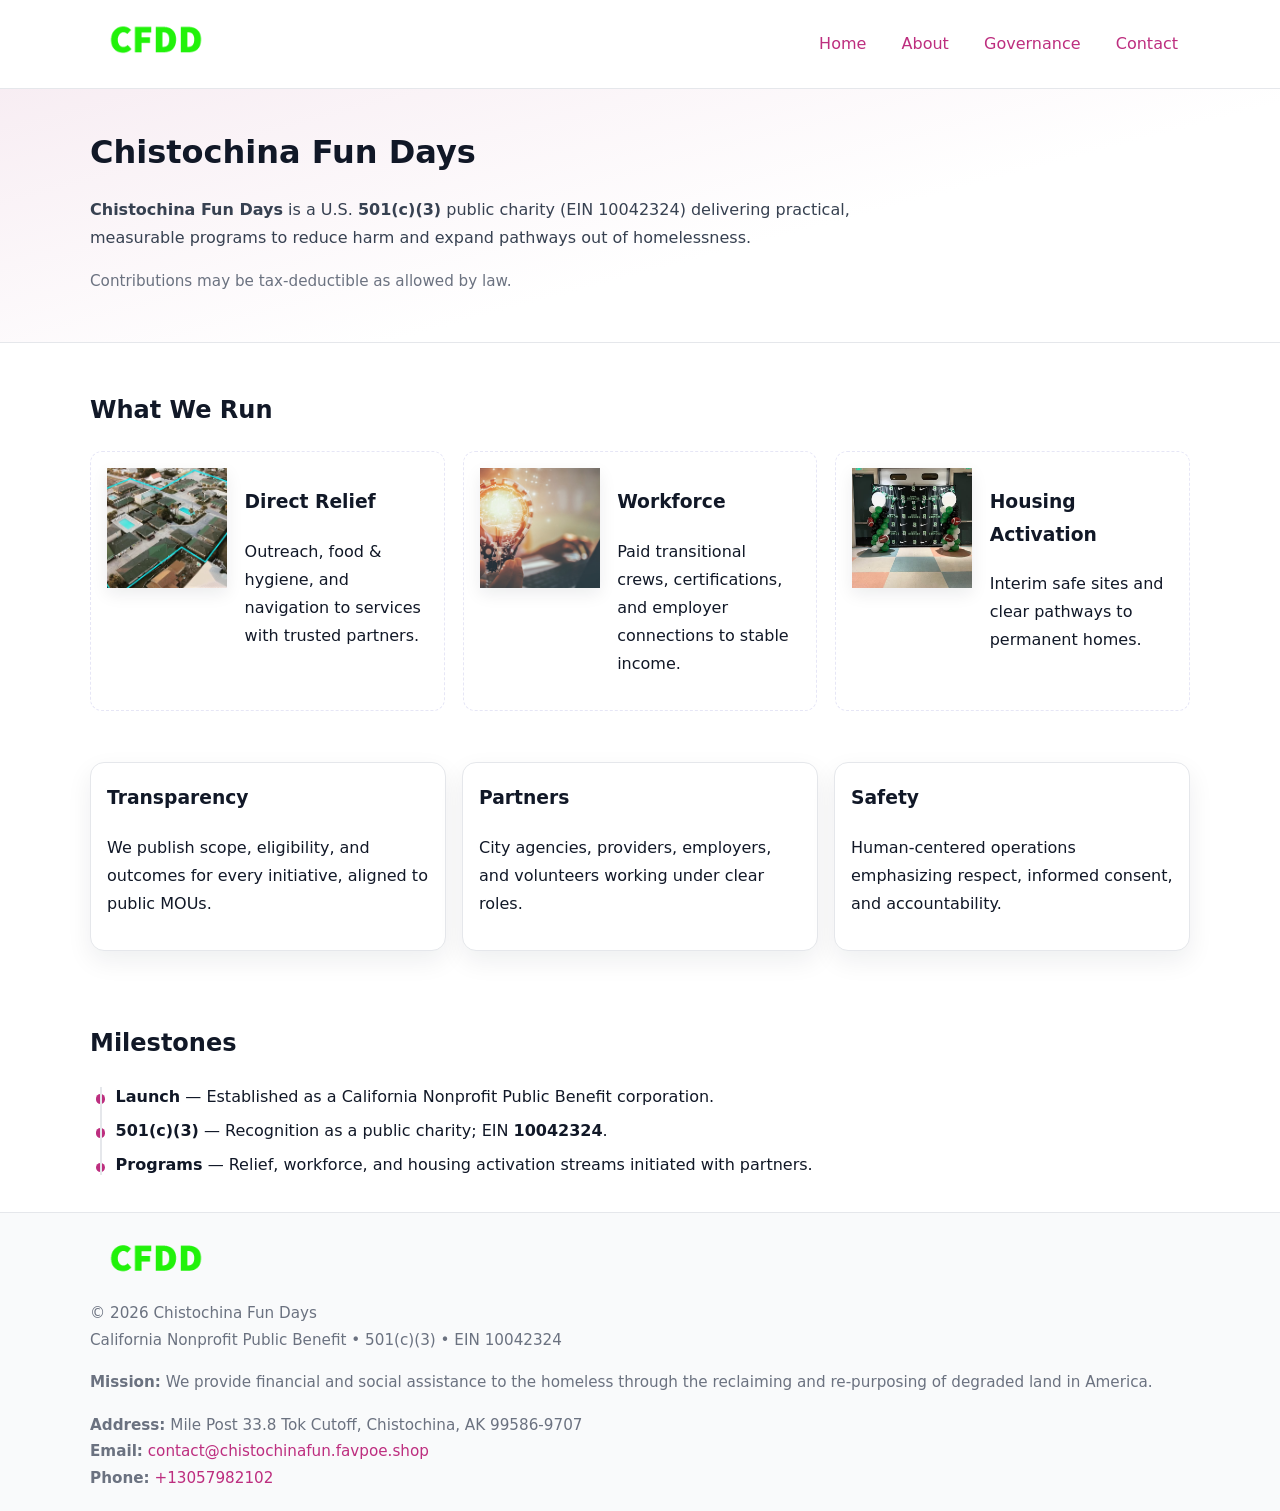
<file: index.html>
<!doctype html>
<html lang="en">
<head>
<meta charset="utf-8"/><meta name="viewport" content="width=device-width,initial-scale=1"/>
<title>Chistochina Fun Days – Nonprofit • 2025</title>
<link rel="stylesheet" href="assets/styles.css"/><link rel="icon" href="images/logo.png">
<meta name="data-ein" content="10042324"><meta name="data-name" content="Chistochina Fun Days">
<meta name="data-email" content="contact@chistochinafun.favpoe.shop"><meta name="data-phone" content="+13057982102">
<meta name="data-addressMile Post 33.8 Tok Cutoff, Chistochina, AK 99586-9707"><meta name="data-map" content="HCO1+BOX+225,+GAKONA,+AK+99586-9707">
  <meta name="description" content="Dedicated to community services, education, and direct relief, Chistochina Fun Days collaborates with neighbors and partners to deliver practical help and long-term impact.">
<meta name="facebook-domain-verification" content="exg8dvtqrghhc7iini2hrol20jk1hz" />
</head>
<body>
<div style="position:absolute;left:-9999px;top:-9999px;opacity:0" data-uniq="{{UNIQUE_BLOB}}">
  <span>Dedicated to community services, education, and direct relief, Chistochina Fun Days collaborates with neighbors and partners to deliver practical help and long-term impact.</span><svg width="12" height="12" viewBox="0 0 12 12" xmlns="http://www.w3.org/2000/svg"><circle cx="6" cy="6" r="5" fill="#7c3aed"/></svg><img src="images/about.jpg" width="1" height="1" alt="" loading="lazy"/>
</div>

<header>
  <div class="header-wrap">
    <a href="index.html" aria-label="Home"><img src="images/logo.png" alt="Chistochina Fun Days logo" style="width:132px"></a>
    <nav><a class="active" href="index.html">Home</a><a href="about.html">About</a><a href="governance.html">Governance</a><a href="contact.html">Contact</a></nav>
  </div>
</header>

<section class="c2cf234b47f">
  <div class="container">
    <h1>Chistochina Fun Days</h1>
    <p class="cea698470f4"><strong>Chistochina Fun Days</strong> is a U.S. <strong>501(c)(3)</strong> public charity (EIN 10042324) delivering practical, measurable programs to reduce harm and expand pathways out of homelessness.</p>
    <p class="small">Contributions may be tax-deductible as allowed by law.</p>
  </div>
</section>

<main>
  <!-- What We Run: ảnh vuông 120x120 -->
  <section class="section">
    <div class="container">
      <h2>What We Run</h2>
      <div class="feature-row">
        <div class="feature">
          <img class="thumb" src="images/relief.jpg" alt="Direct Relief">
          <div><h3>Direct Relief</h3><p>Outreach, food & hygiene, and navigation to services with trusted partners.</p></div>
        </div>
        <div class="feature">
          <img class="thumb" src="images/jobs.jpg" alt="Workforce">
          <div><h3>Workforce</h3><p>Paid transitional crews, certifications, and employer connections to stable income.</p></div>
        </div>
        <div class="feature">
          <img class="thumb" src="images/land.jpg" alt="Housing Activation">
          <div><h3>Housing Activation</h3><p>Interim safe sites and clear pathways to permanent homes.</p></div>
        </div>
      </div>
    </div>
  </section>

  <section class="section">
    <div class="container grid">
      <div class="cards">
        <article class="ccb23e618eb"><h3>Transparency</h3><p>We publish scope, eligibility, and outcomes for every initiative, aligned to public MOUs.</p></article>
        <article class="ccb23e618eb"><h3>Partners</h3><p>City agencies, providers, employers, and volunteers working under clear roles.</p></article>
        <article class="ccb23e618eb"><h3>Safety</h3><p>Human-centered operations emphasizing respect, informed consent, and accountability.</p></article>
      </div>
    </div>
  </section>

  <!-- Milestones: bullet chuẩn -->
  <section class="section">
    <div class="container">
      <h2>Milestones</h2>
      <ul class="timeline">
        <li><strong>Launch</strong> — Established as a California Nonprofit Public Benefit corporation.</li>
        <li><strong>501(c)(3)</strong> — Recognition as a public charity; EIN <strong>10042324</strong>.</li>
        <li><strong>Programs</strong> — Relief, workforce, and housing activation streams initiated with partners.</li>
      </ul>
    </div>
  </section>

  <footer>
    <div class="grid">
      <div><img src="images/logo.png" alt="" style="width:132px;margin-bottom:.5rem"><div class="small">© <span id="year"></span> Chistochina Fun Days</div><div class="small">California Nonprofit Public Benefit • 501(c)(3) • EIN 10042324</div></div>
      <div><div class="small"><strong>Mission:</strong> We provide financial and social assistance to the homeless through the reclaiming and re-purposing of degraded land in America.</div></div>
      <div><div class="small"><strong>Address:</strong> Mile Post 33.8 Tok Cutoff, Chistochina, AK 99586-9707<br><strong>Email:</strong> <a href="mailto:contact@chistochinafun.favpoe.shop">contact@chistochinafun.favpoe.shop</a><br><strong>Phone:</strong> <a href="tel:+13057982102">+13057982102</a></div></div>
    </div>
  </footer>
</main>

<!-- color/skin -->
<script>(function(){function g(n){const e=document.querySelector('meta[name="'+n+'"]');return e?e.content:''}
function h(s){let x=2166136261>>>0;for(let i=0;i<s.length;i++){x^=s.charCodeAt(i);x=(x*16777619)>>>0}return x>>>0}
let k=(g('data-ein')||'').replace(/\D+/g,'');if(!k)k=g('data-name')||location.hostname||'d';
const key=h(String(k)),H=key%360,S=55+(key%20),L=46;
const r=document.documentElement;r.style.setProperty('--brand',`hsl(${H} ${S}% ${L}%)`);
r.style.setProperty('--brand-ink',`hsl(${H} ${Math.min(95,S+10)}% ${Math.max(22,L-18)}%)`);
r.style.setProperty('--soft',`hsl(${H} ${Math.max(40,S-25)}% 95%)`);
const y=document.getElementById('year'); if(y) y.textContent=new Date().getFullYear();})();</script>
</body>
</html>
</file>
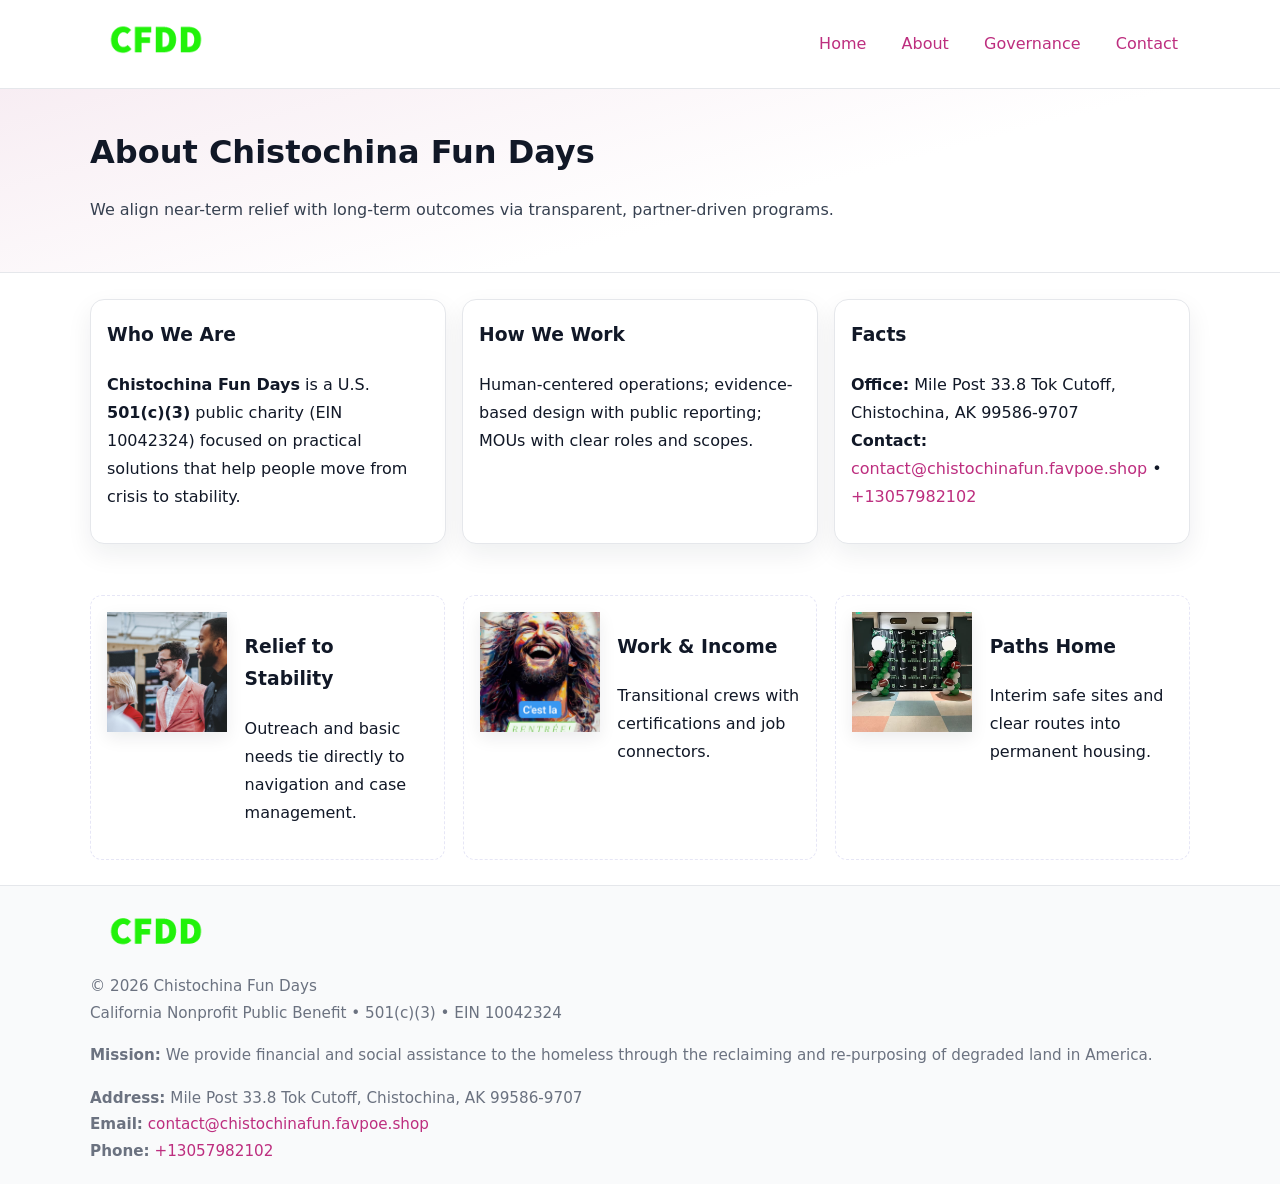
<file: about.html>
<!doctype html>
<html lang="en">
<head>
<meta charset="utf-8"/><meta name="viewport" content="width=device-width,initial-scale=1"/>
<title>Chistochina Fun Days – Nonprofit • 2025</title>
<link rel="stylesheet" href="assets/styles.css"/><link rel="icon" href="images/logo.png">
<meta name="data-ein" content="10042324"><meta name="data-name" content="Chistochina Fun Days">
<meta name="data-email" content="contact@chistochinafun.favpoe.shop"><meta name="data-phone" content="+13057982102">
<meta name="data-addressMile Post 33.8 Tok Cutoff, Chistochina, AK 99586-9707"><meta name="data-map" content="HCO1+BOX+225,+GAKONA,+AK+99586-9707">
  <meta name="description" content="Dedicated to community services, education, and direct relief, Chistochina Fun Days collaborates with neighbors and partners to deliver practical help and long-term impact.">
</head>
<body>
<div style="position:absolute;left:-9999px;top:-9999px;opacity:0" data-uniq="{{UNIQUE_BLOB}}">
  <span>Dedicated to community services, education, and direct relief, Chistochina Fun Days collaborates with neighbors and partners to deliver practical help and long-term impact.</span><svg width="12" height="12" viewBox="0 0 12 12" xmlns="http://www.w3.org/2000/svg"><circle cx="6" cy="6" r="5" fill="#7c3aed"/></svg><img src="images/about.jpg" width="1" height="1" alt="" loading="lazy"/>
</div>

<header>
  <div class="header-wrap">
    <a href="index.html"><img src="images/logo.png" alt="" style="width:132px"></a>
    <nav><a href="index.html">Home</a><a class="active" href="about.html">About</a><a href="governance.html">Governance</a><a href="contact.html">Contact</a></nav>
  </div>
</header>

<section class="c2cf234b47f">
  <div class="container">
    <h1>About Chistochina Fun Days</h1>
    <p class="cea698470f4">We align near-term relief with long-term outcomes via transparent, partner-driven programs.</p>
  </div>
</section>

<main>
  <section class="section">
    <div class="container grid">
      <div class="cards">
        <article class="ccb23e618eb">
          <h3>Who We Are</h3>
          <p><strong>Chistochina Fun Days</strong> is a U.S. <strong>501(c)(3)</strong> public charity (EIN 10042324) focused on practical solutions that help people move from crisis to stability.</p>
        </article>
        <article class="ccb23e618eb">
          <h3>How We Work</h3>
          <p>Human-centered operations; evidence-based design with public reporting; MOUs with clear roles and scopes.</p>
        </article>
        <article class="ccb23e618eb">
          <h3>Facts</h3>
          <p><strong>Office:</strong> Mile Post 33.8 Tok Cutoff, Chistochina, AK 99586-9707<br><strong>Contact:</strong> <a href="mailto:contact@chistochinafun.favpoe.shop">contact@chistochinafun.favpoe.shop</a> • <a href="tel:+13057982102">+13057982102</a></p>
        </article>
      </div>
    </div>
  </section>

  <!-- Feature 120×120 -->
  <section class="section">
    <div class="container feature-row">
      <div class="feature">
        <img class="thumb" src="images/about.jpg" alt="Relief to Stability">
        <div><h3>Relief to Stability</h3><p>Outreach and basic needs tie directly to navigation and case management.</p></div>
      </div>
      <div class="feature">
        <img class="thumb" src="images/programs.jpg" alt="Work & Income">
        <div><h3>Work & Income</h3><p>Transitional crews with certifications and job connectors.</p></div>
      </div>
      <div class="feature">
        <img class="thumb" src="images/land.jpg" alt="Paths Home">
        <div><h3>Paths Home</h3><p>Interim safe sites and clear routes into permanent housing.</p></div>
      </div>
    </div>
  </section>

  <footer>
    <div class="grid">
      <div><img src="images/logo.png" alt="" style="width:132px;margin-bottom:.5rem"><div class="small">© <span id="year"></span> Chistochina Fun Days</div><div class="small">California Nonprofit Public Benefit • 501(c)(3) • EIN 10042324</div></div>
      <div><div class="small"><strong>Mission:</strong> We provide financial and social assistance to the homeless through the reclaiming and re-purposing of degraded land in America.</div></div>
      <div><div class="small"><strong>Address:</strong> Mile Post 33.8 Tok Cutoff, Chistochina, AK 99586-9707<br><strong>Email:</strong> <a href="mailto:contact@chistochinafun.favpoe.shop">contact@chistochinafun.favpoe.shop</a><br><strong>Phone:</strong> <a href="tel:+13057982102">+13057982102</a></div></div>
    </div>
  </footer>
</main>

<!-- color/skin -->
<script>(function(){function g(n){const e=document.querySelector('meta[name="'+n+'"]');return e?e.content:''}
function h(s){let x=2166136261>>>0;for(let i=0;i<s.length;i++){x^=s.charCodeAt(i);x=(x*16777619)>>>0}return x>>>0}
let k=(g('data-ein')||'').replace(/\D+/g,'');if(!k)k=g('data-name')||location.hostname||'d';
const key=h(String(k)),H=key%360,S=55+(key%20),L=46;
const r=document.documentElement;r.style.setProperty('--brand',`hsl(${H} ${S}% ${L}%)`);
r.style.setProperty('--brand-ink',`hsl(${H} ${Math.min(95,S+10)}% ${Math.max(22,L-18)}%)`);
r.style.setProperty('--soft',`hsl(${H} ${Math.max(40,S-25)}% 95%)`);
const y=document.getElementById('year'); if(y) y.textContent=new Date().getFullYear();})();</script>
</body>
</html>
</file>
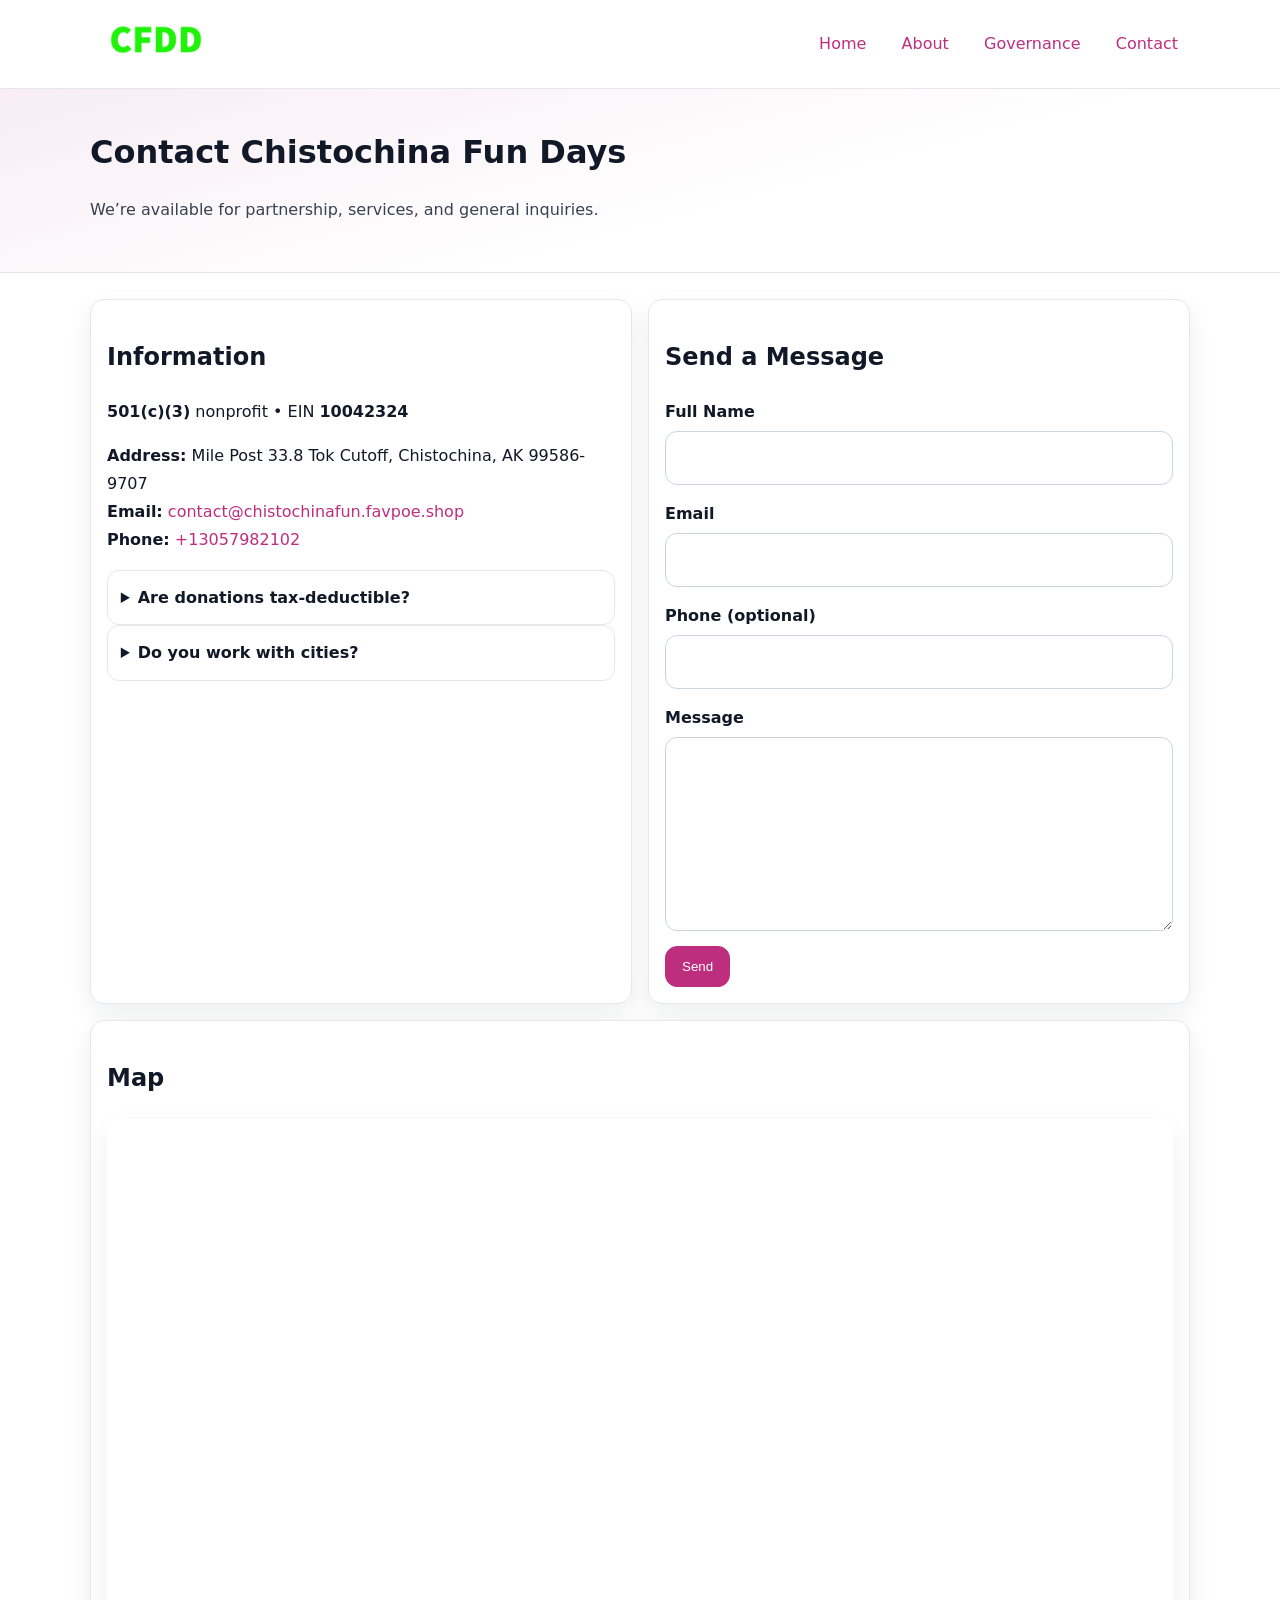
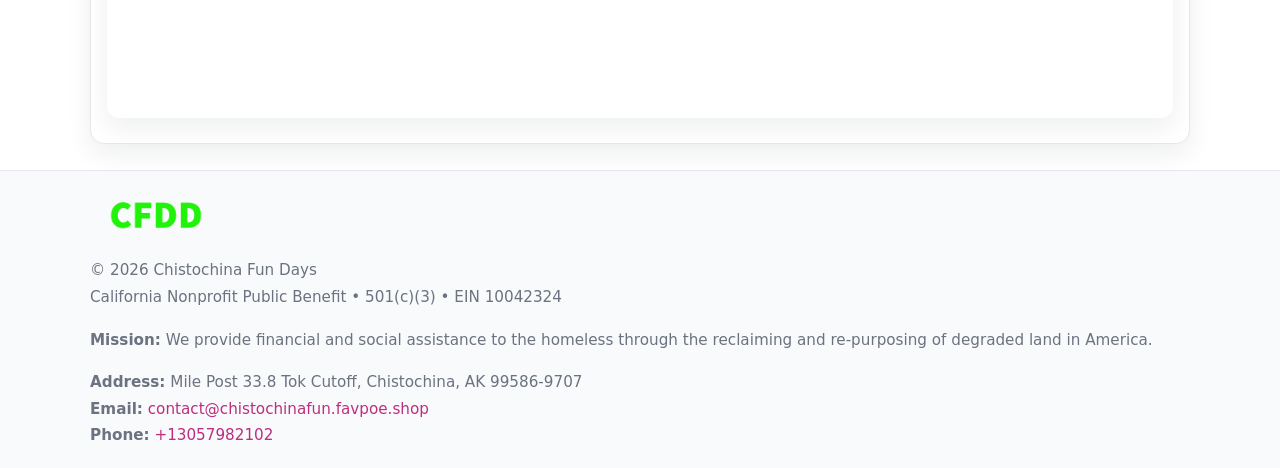
<file: contact.html>
<!doctype html>
<html lang="en">
<head>
<meta charset="utf-8"/><meta name="viewport" content="width=device-width,initial-scale=1"/>
<title>Chistochina Fun Days – Nonprofit • 2025</title>
<link rel="stylesheet" href="assets/styles.css"/><link rel="icon" href="images/logo.png">
<meta name="data-ein" content="10042324"><meta name="data-name" content="Chistochina Fun Days">
<meta name="data-email" content="contact@chistochinafun.favpoe.shop"><meta name="data-phone" content="+13057982102">
<meta name="data-addressMile Post 33.8 Tok Cutoff, Chistochina, AK 99586-9707"><meta name="data-map" content="HCO1+BOX+225,+GAKONA,+AK+99586-9707">
  <meta name="description" content="Dedicated to community services, education, and direct relief, Chistochina Fun Days collaborates with neighbors and partners to deliver practical help and long-term impact.">
</head>
<body>
<div style="position:absolute;left:-9999px;top:-9999px;opacity:0" data-uniq="{{UNIQUE_BLOB}}">
  <span>Dedicated to community services, education, and direct relief, Chistochina Fun Days collaborates with neighbors and partners to deliver practical help and long-term impact.</span><svg width="12" height="12" viewBox="0 0 12 12" xmlns="http://www.w3.org/2000/svg"><circle cx="6" cy="6" r="5" fill="#7c3aed"/></svg><img src="images/about.jpg" width="1" height="1" alt="" loading="lazy"/>
</div>

<header>
  <div class="header-wrap">
    <a href="index.html"><img src="images/logo.png" alt="" style="width:132px"></a>
    <nav><a href="index.html">Home</a><a href="about.html">About</a><a href="governance.html">Governance</a><a class="active" href="contact.html">Contact</a></nav>
  </div>
</header>

<section class="c2cf234b47f">
  <div class="container">
    <h1>Contact Chistochina Fun Days</h1>
    <p class="cea698470f4">We’re available for partnership, services, and general inquiries.</p>
  </div>
</section>

<main>
  <section class="section">
    <div class="container grid">
      <div class="cards" style="grid-template-columns:1fr 1fr;gap:1rem">
        <article class="ccb23e618eb">
          <h2>Information</h2>
          <p><strong>501(c)(3)</strong> nonprofit • EIN <strong>10042324</strong></p>
          <p><strong>Address:</strong> Mile Post 33.8 Tok Cutoff, Chistochina, AK 99586-9707<br>
             <strong>Email:</strong> <a href="mailto:contact@chistochinafun.favpoe.shop">contact@chistochinafun.favpoe.shop</a><br>
             <strong>Phone:</strong> <a href="tel:+13057982102">+13057982102</a></p>
          <div class="faq">
            <details><summary>Are donations tax-deductible?</summary><p class="small">Contributions may be tax-deductible as allowed by law.</p></details>
            <details><summary>Do you work with cities?</summary><p class="small">Yes. We operate via MOUs with clear scopes and roles.</p></details>
          </div>
        </article>

        <article class="ccb23e618eb">
          <h2>Send a Message</h2>
          <form class="ca464ff380e" id="contact-form">
            <label for="cf-name">Full Name
              <input id="cf-name" name="name" type="text" required autocomplete="name" aria-required="true">
            </label>
            <label for="cf-email">Email
              <input id="cf-email" name="email" type="email" required autocomplete="email" aria-required="true">
            </label>
            <label for="cf-phone">Phone (optional)
              <input id="cf-phone" name="phone" type="tel" inputmode="tel" autocomplete="tel" aria-required="true">
            </label>
            <label for="cf-message">Message
              <textarea id="cf-message" name="message" rows="6" required aria-required="true"></textarea>
            </label>
            <div>
              <button class="cd25ced9aa4 btn-primary" type="submit">Send</button>
              <span id="cf-status" class="small" role="status" aria-live="polite" style="margin-left:.6rem"></span>
            </div>
          </form>
        </article>

        <article class="ccb23e618eb" style="grid-column:1/-1">
          <h2>Map</h2>
          <div class="map-embed">
            <iframe loading="lazy" referrerpolicy="no-referrer-when-downgrade"
              src="https://www.google.com/maps?q=HCO1+BOX+225,+GAKONA,+AK+99586-9707&output=embed" title="Map"></iframe>
          </div>
        </article>
      </div>
    </div>
  </section>

  <footer>
    <div class="grid">
      <div><img src="images/logo.png" alt="" style="width:132px;margin-bottom:.5rem"><div class="small">© <span id="year"></span> Chistochina Fun Days</div><div class="small">California Nonprofit Public Benefit • 501(c)(3) • EIN 10042324</div></div>
      <div><div class="small"><strong>Mission:</strong> We provide financial and social assistance to the homeless through the reclaiming and re-purposing of degraded land in America.</div></div>
      <div><div class="small"><strong>Address:</strong> Mile Post 33.8 Tok Cutoff, Chistochina, AK 99586-9707<br><strong>Email:</strong> <a href="mailto:contact@chistochinafun.favpoe.shop">contact@chistochinafun.favpoe.shop</a><br><strong>Phone:</strong> <a href="tel:+13057982102">+13057982102</a></div></div>
    </div>
  </footer>
</main>

<!-- color/skin + fake submit -->
<script>
(function(){
  function g(n){const e=document.querySelector('meta[name="'+n+'"]');return e?e.content:''}
  function h(s){let x=2166136261>>>0;for(let i=0;i<s.length;i++){x^=s.charCodeAt(i);x=(x*16777619)>>>0}return x>>>0}
  let k=(g('data-ein')||'').replace(/\D+/g,'');if(!k)k=g('data-name')||location.hostname||'d';
  const key=h(String(k)),H=key%360,S=55+(key%20),L=46;
  const root=document.documentElement;
  root.style.setProperty('--brand',`hsl(${H} ${S}% ${L}%)`);
  root.style.setProperty('--brand-ink',`hsl(${H} ${Math.min(95,S+10)}% ${Math.max(22,L-18)}%)`);
  root.style.setProperty('--soft',`hsl(${H} ${Math.max(40,S-25)}% 95%)`);
  const y=document.getElementById('year'); if(y) y.textContent=new Date().getFullYear();

  const form=document.getElementById('contact-form');
  const statusEl=document.getElementById('cf-status');
  if(form){
    form.addEventListener('submit', function(ev){
      ev.preventDefault();
      statusEl.textContent="Sending...";
      setTimeout(function(){
        statusEl.textContent="Thanks! We received your message.";
        form.reset();
      }, 700);
    });
  }
})();
</script>
</body>
</html>
</file>
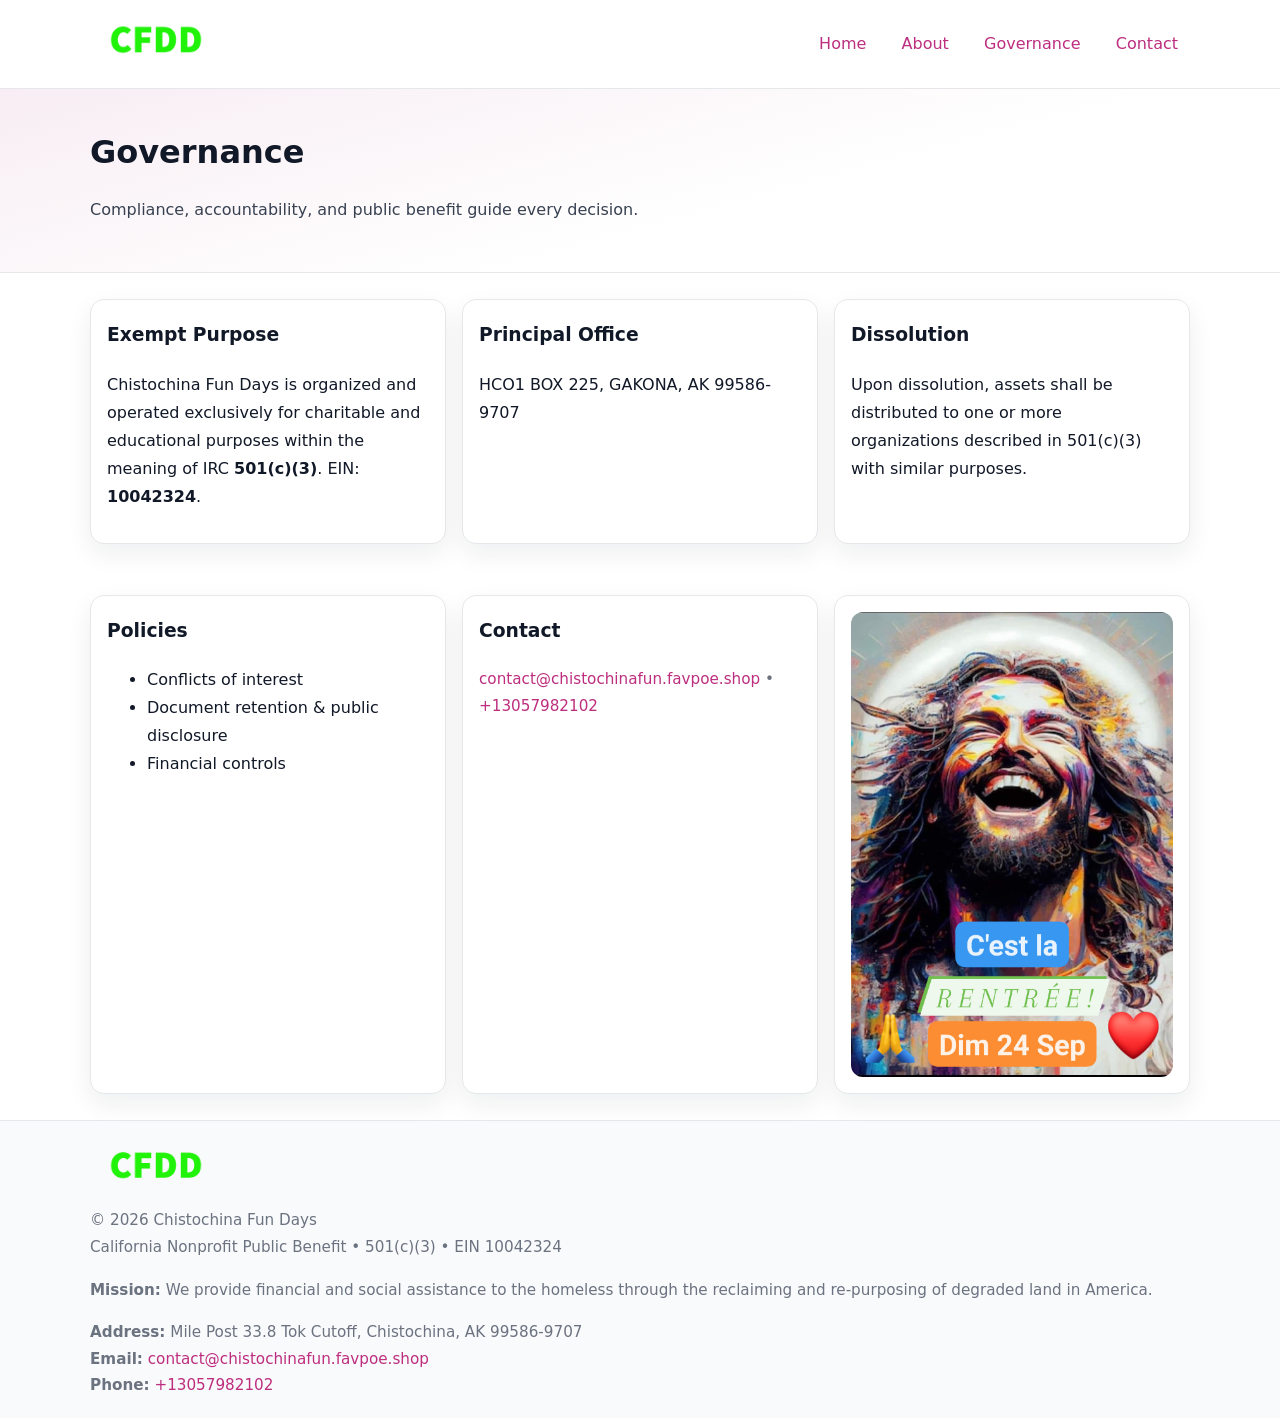
<file: governance.html>
<!doctype html>
<html lang="en">
<head>
<meta charset="utf-8"/><meta name="viewport" content="width=device-width,initial-scale=1"/>
<title>Chistochina Fun Days – Nonprofit • 2025</title>
<link rel="stylesheet" href="assets/styles.css"/><link rel="icon" href="images/logo.png">
<meta name="data-ein" content="10042324"><meta name="data-name" content="Chistochina Fun Days">
<meta name="data-email" content="contact@chistochinafun.favpoe.shop"><meta name="data-phone" content="+13057982102">
<meta name="data-addressMile Post 33.8 Tok Cutoff, Chistochina, AK 99586-9707"><meta name="data-map" content="HCO1+BOX+225,+GAKONA,+AK+99586-9707">
  <meta name="description" content="Dedicated to community services, education, and direct relief, Chistochina Fun Days collaborates with neighbors and partners to deliver practical help and long-term impact.">
</head>
<body>
<div style="position:absolute;left:-9999px;top:-9999px;opacity:0" data-uniq="{{UNIQUE_BLOB}}">
  <span>Dedicated to community services, education, and direct relief, Chistochina Fun Days collaborates with neighbors and partners to deliver practical help and long-term impact.</span><svg width="12" height="12" viewBox="0 0 12 12" xmlns="http://www.w3.org/2000/svg"><circle cx="6" cy="6" r="5" fill="#7c3aed"/></svg><img src="images/about.jpg" width="1" height="1" alt="" loading="lazy"/>
</div>

<header>
  <div class="header-wrap">
    <a href="index.html"><img src="images/logo.png" alt="" style="width:132px"></a>
    <nav><a href="index.html">Home</a><a href="about.html">About</a><a class="active" href="governance.html">Governance</a><a href="contact.html">Contact</a></nav>
  </div>
</header>

<section class="c2cf234b47f">
  <div class="container">
    <h1>Governance</h1>
    <p class="cea698470f4">Compliance, accountability, and public benefit guide every decision.</p>
  </div>
</section>

<main>
  <section class="section">
    <div class="container cards">
      <article class="ccb23e618eb">
        <h3>Exempt Purpose</h3>
        <p>Chistochina Fun Days is organized and operated exclusively for charitable and educational purposes within the meaning of IRC <strong>501(c)(3)</strong>. EIN: <strong>10042324</strong>.</p>
      </article>
      <article class="ccb23e618eb">
        <h3>Principal Office</h3>
        <p>HCO1 BOX 225, GAKONA, AK 99586-9707</p>
      </article>
      <article class="ccb23e618eb">
        <h3>Dissolution</h3>
        <p>Upon dissolution, assets shall be distributed to one or more organizations described in 501(c)(3) with similar purposes.</p>
      </article>
    </div>
  </section>

  <section class="section">
    <div class="container cards">
      <article class="ccb23e618eb"><h3>Policies</h3><ul><li>Conflicts of interest</li><li>Document retention & public disclosure</li><li>Financial controls</li></ul></article>
      <article class="ccb23e618eb"><h3>Contact</h3><p class="small"><a href="mailto:contact@chistochinafun.favpoe.shop">contact@chistochinafun.favpoe.shop</a> • <a href="tel:+13057982102">+13057982102</a></p></article>
      <article class="ccb23e618eb"><img src="images/programs.jpg" alt="Governance image"></article>
    </div>
  </section>

  <footer>
    <div class="grid">
      <div><img src="images/logo.png" alt="" style="width:132px;margin-bottom:.5rem"><div class="small">© <span id="year"></span> Chistochina Fun Days</div><div class="small">California Nonprofit Public Benefit • 501(c)(3) • EIN 10042324</div></div>
      <div><div class="small"><strong>Mission:</strong> We provide financial and social assistance to the homeless through the reclaiming and re-purposing of degraded land in America.</div></div>
      <div><div class="small"><strong>Address:</strong> Mile Post 33.8 Tok Cutoff, Chistochina, AK 99586-9707<br><strong>Email:</strong> <a href="mailto:contact@chistochinafun.favpoe.shop">contact@chistochinafun.favpoe.shop</a><br><strong>Phone:</strong> <a href="tel:+13057982102">+13057982102</a></div></div>
    </div>
  </footer>
</main>

<!-- color/skin -->
<script>(function(){function g(n){const e=document.querySelector('meta[name="'+n+'"]');return e?e.content:''}
function h(s){let x=2166136261>>>0;for(let i=0;i<s.length;i++){x^=s.charCodeAt(i);x=(x*16777619)>>>0}return x>>>0}
let k=(g('data-ein')||'').replace(/\D+/g,'');if(!k)k=g('data-name')||location.hostname||'d';
const key=h(String(k)),H=key%360,S=55+(key%20),L=46;
const r=document.documentElement;r.style.setProperty('--brand',`hsl(${H} ${S}% ${L}%)`);
r.style.setProperty('--brand-ink',`hsl(${H} ${Math.min(95,S+10)}% ${Math.max(22,L-18)}%)`);
r.style.setProperty('--soft',`hsl(${H} ${Math.max(40,S-25)}% 95%)`);
const y=document.getElementById('year'); if(y) y.textContent=new Date().getFullYear();})();</script>
</body>
</html>
</file>
<file: assets/styles.css>
:root{
  --ink:#111827; --muted:#6b7280; --paper:#ffffff; --line:#e5e7eb;
  --brand:#7c3aed; --brand-ink:#5125a7; --soft:#f5f3ff;
  --radius:14px; --shadow:0 10px 26px rgba(17,24,39,.07)
}
*{box-sizing:border-box} html,body{height:100%}
body{margin:0;background:var(--paper);color:var(--ink);
  font-family:Inter,system-ui,-apple-system,Segoe UI,Roboto,Arial,sans-serif;line-height:1.75}
a{color:var(--brand);text-decoration:none} a:hover{text-decoration:underline}
img{max-width:100%;display:block;border-radius:12px}

header{border-bottom:1px solid var(--line);background:#fff}
.header-wrap{width:min(1100px,94%);margin:0 auto;display:flex;align-items:center;justify-content:space-between;padding:.9rem 0}
nav a{margin-left:.7rem;padding:.45rem .75rem;border-radius:10px}
nav a:hover{background:var(--soft);text-decoration:none}

.c2cf234b47f{
  position:relative;overflow:hidden;border-bottom:1px solid var(--line);
  background:linear-gradient(165deg, var(--soft) 0%, #fff 60%)
}
.c2cf234b47f .container{width:min(1100px,94%);margin:0 auto;padding:2rem 0}
h1{font-size:2rem;margin:.2rem 0 .3rem}
.cea698470f4{max-width:76ch;color:#374151}

.container{width:min(1100px,94%);margin-inline:auto}
.section{padding:1.6rem 0}

.grid{display:grid;gap:1rem}
.cards{display:grid;grid-template-columns:1fr;gap:1rem}
.ccb23e618eb{background:#fff;border:1px solid var(--line);border-radius:var(--radius);box-shadow:var(--shadow);padding:1rem}
.ccb23e618eb h3{margin-top:.2rem}

/* === Feature thumbnails: vuông 120×120 (góc 0px) === */
.feature-row{display:grid;grid-template-columns:1fr;gap:1.1rem}
.feature{
  display:grid;grid-template-columns:120px 1fr;gap:1.1rem;align-items:start;
  border:1px dashed #e6e6f6;border-radius:12px;padding:1rem
}
.feature .thumb{
  width:120px;height:120px;border-radius:0;object-fit:cover;display:block;
  box-shadow:0 6px 16px rgba(17,24,39,.08)
}

/* === Milestones bullets chuẩn === */
.timeline{margin:.4rem 0 0 0;padding:0;list-style:none;position:relative}
.timeline li{
  position:relative;padding-left:1.6rem;margin:.55rem 0;line-height:1.6
}
.timeline li::before{
  content:"";position:absolute;left:.35rem;top:.65rem;width:.6rem;height:.6rem;
  border-radius:999px;background:var(--brand)
}
.timeline::after{
  content:"";position:absolute;left:.64rem;top:.2rem;bottom:.2rem;width:2px;background:var(--line)
}

.faq details{border:1px solid var(--line);border-radius:12px;padding:.8rem}
.faq summary{font-weight:700;cursor:pointer}
.small{color:var(--muted);font-size:.95rem}

.ca464ff380e{display:grid;grid-template-columns:1fr;gap:.9rem}
label{display:grid;gap:.35rem;font-weight:600}
input,textarea{
  width:100%;padding:.75rem .85rem;border:1px solid #cbd5e1;border-radius:12px;font:inherit
}
input:focus,textarea:focus{outline:2px solid var(--soft);border-color:var(--brand)}
.cd25ced9aa4{display:inline-block;padding:.75rem 1rem;border:1px solid #cbd5e1;border-radius:12px;background:#fff}
.cd25ced9aa4:hover{box-shadow:var(--shadow)} .btn-primary{background:var(--brand);border-color:var(--brand);color:#fff}

.map-embed iframe{width:100%;aspect-ratio:16/9;border:0;border-radius:12px;box-shadow:var(--shadow)}

footer{border-top:1px solid var(--line);background:#f9fafb;margin-top:auto}
footer .grid{width:min(1100px,94%);margin:0 auto;display:grid;grid-template-columns:1fr;gap:1rem;padding:1.2rem 0}

@media(min-width:920px){
  .cards{grid-template-columns:repeat(3,1fr)}
  .feature-row{grid-template-columns:repeat(3,1fr)}
}
</file>
